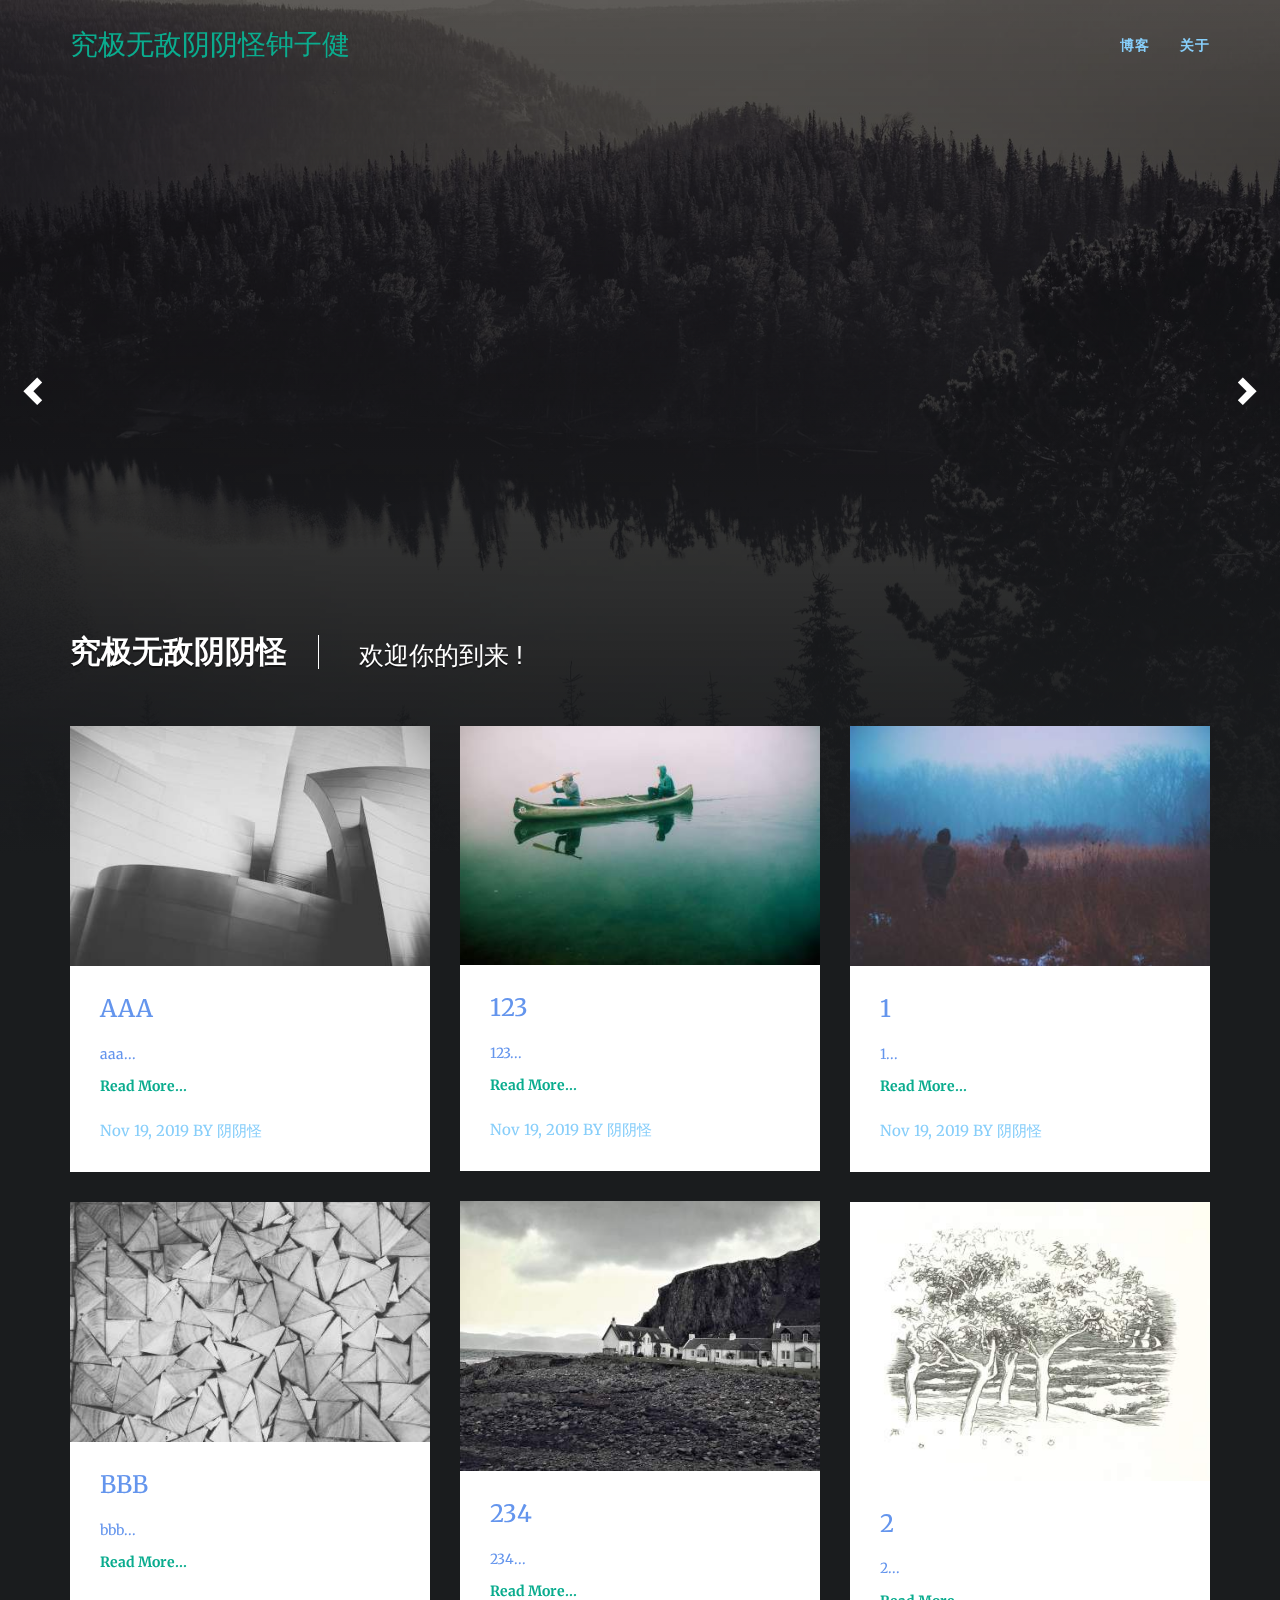
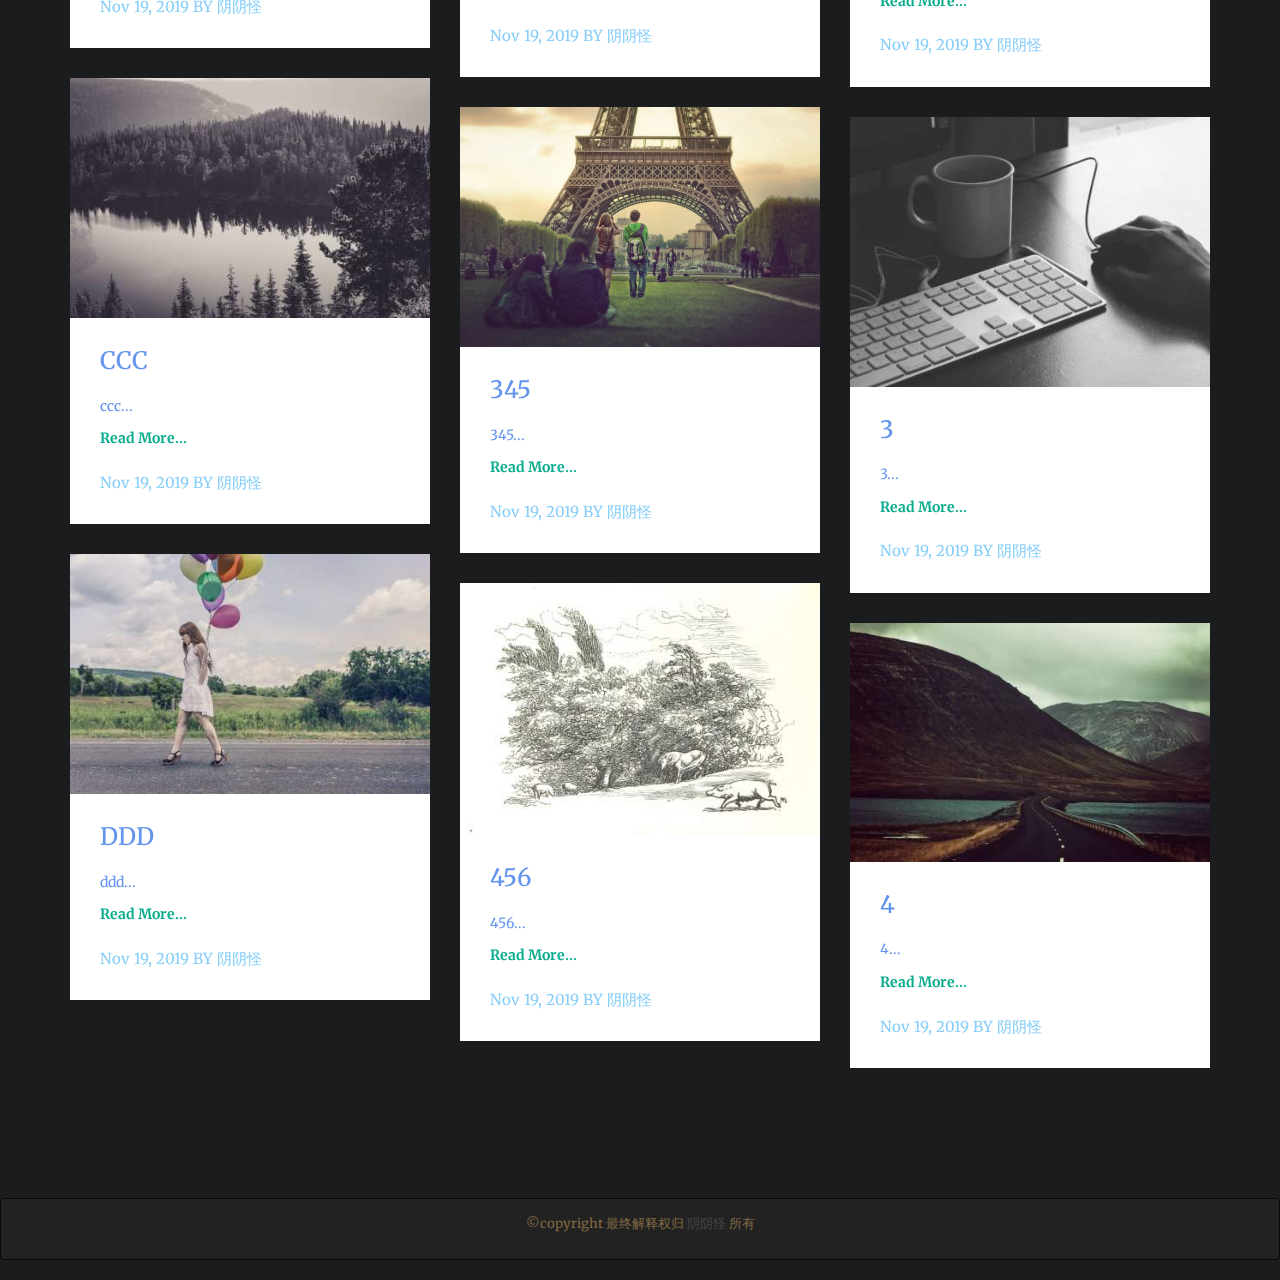
<file: index.html>
<html>
<head>
  <!-- META DATA -->
	<meta charset="utf-8" />
    <meta http-equiv="X-UA-Compatible" content="IE=edge" />
    <meta name="viewport" content="width=device-width, initial-scale=1" />
    <meta name="description" content="Free Bootstrap Themes by HTML5XCSS3 dot com - Free Responsive Html5 Templates">
    <meta name="author" content="#">

	<title>究极无敌阴阴怪</title>

	<!-- Bootstrap Core CSS -->
    <link rel="stylesheet" href="css/bootstrap.min.css"  type="text/css">

	<!-- Owl Carousel Assets 轮播插件-->
    <link href="owl-carousel/owl.carousel.css" rel="stylesheet">
    <!-- <link href="owl-carousel/owl.theme.css" rel="stylesheet"> -->

	<!-- Custom CSS -->
    <link rel="stylesheet" href="css/style.css">

	<!-- Custom Fonts -->
    <link rel="stylesheet" href="font-awesome-4.4.0/css/font-awesome.min.css"  type="text/css">
	<link href='http://fonts.googleapis.com/css?family=Asap:400,700' rel='stylesheet' type='text/css'>


	<!-- HTML5 Shim and Respond.js IE8 support of HTML5 elements and media queries -->
    <!-- WARNING: Respond.js doesn't work if you view the page via file:// -->
    <!--[if lt IE 9]>
        <script src="js/html5shiv.js"></script>
        <script src="js/respond.min.js"></script>
    <![endif]-->

</head>

 <body class="index-page">

	<!-- /////////////////////////////////////////Navigation -->
    <nav class="navbar navbar-default navbar-fixed-top">
        <div class="container">
            <!-- Brand and toggle get grouped for better mobile display -->
            <div class="navbar-header page-scroll">
                <button type="button" class="navbar-toggle" data-toggle="collapse" data-target="#bs-example-navbar-collapse-1">
                    <span class="sr-only">Toggle navigation</span>
                    <span class="icon-bar"></span>
                    <span class="icon-bar"></span>
                    <span class="icon-bar"></span>
                </button>
<a class="navbar-brand page-scroll" href="index.html">究极无敌阴阴怪钟子健</a>
            </div>


            <!-- Collect the nav links, forms, and other content for toggling -->
            <div class="collapse navbar-collapse" id="bs-example-navbar-collapse-1">
                <ul class="nav navbar-nav navbar-right">
					<li>
                        <a class="page-scroll" href="index.html"><font color="#87CEFA">博客</font></a>
                    </li>

                    <li>
                        <a class="page-scroll" href="single.html"><font color="#87CEFA">关于</font></a>
                    </li>

                </ul>
            </div>
            <!-- /.navbar-collapse -->
        </div>
        <!-- /.container-fluid -->
    </nav>
	<!-- Navigation -->

	<!-- CAROUSEL -->
	<div id="carousel-example-generic" class="carousel slide hidden-xs" data-ride="carousel" data-interval="4000">
		<!-- Wrapper for slides -->
		<div class="carousel-inner">
			<div class="item active">
				<img src="images/banner1.jpg" alt="...">

			</div>
			<div class="item">
				<img src="images/banner2.jpg" alt="...">

			</div>

		</div>
		<!-- Controls -->
		<a class="left carousel-control" href="#carousel-example-generic" role="button" data-slide="prev">
			<span class="glyphicon glyphicon-chevron-left"></span>
		</a>
		<a class="right carousel-control" href="#carousel-example-generic" role="button" data-slide="next">
			<span class="glyphicon glyphicon-chevron-right"></span>
		</a>
	</div>

	<!-- Carousel -->

	<header class="container">
		<div class="site-branding">
			<h1 class="site-title">
				<a href="index.html">
					<span>究极无敌阴阴怪</span>
				</a>
			</h1>
			<h2 class="site-description">欢迎你的到来 !</h2>
		</div>

	</header>

	<!-- /////////////////////////////////////////Content -->
	<div id="page-content">

		<!-- ////////////Content Box 01 -->
		<section class="box-content box-1">
			<div class="container">
				<div class="row">
					<div class="col-md-4">
						<div class="box-item">
							<img src="images/13.jpg" class="img-responsive"/>
							<div class="content">
								<h3><font color="#6495ED">AAA</font></h3>
								<p><font color="#6495ED">aaa...</font></p>
								<a href="single.html">Read More...</a>
								<br><br>
								<span><font color="#87CEFA">Nov 19, 2019 BY 阴阴怪</font></span><br>
							</div>
						</div>
						<div class="box-item">
							<img src="images/1.jpg" class="img-responsive"/>
							<div class="content">
								<h3><font color="#6495ED">BBB</font></h3>
								<p><font color="#6495ED">bbb...</font></p>
								<a href="single.html">Read More...</a>
								<br><br>
								<span><font color="#87CEFA">Nov 19, 2019 BY 阴阴怪</font></span><br>
							</div>
						</div>
						<div class="box-item">
							<img src="images/2.jpg" class="img-responsive"/>
							<div class="content">
								<h3><font color="#6495ED">CCC</font></h3>
								<p><font color="#6495ED">ccc...</font></p>
								<a href="single.html">Read More...</a>
								<br><br>
								<span><font color="#87CEFA">Nov 19, 2019 BY 阴阴怪</font></span><br>
							</div>
						</div>
						<div class="box-item">
							<img src="images/10.jpg" class="img-responsive"/>
							<div class="content">
								<h3><font color="#6495ED">DDD</font></h3>
								<p><font color="#6495ED">ddd...</font></p>
								<a href="single.html">Read More...</a>
								<br><br>
								<span><font color="#87CEFA">Nov 19, 2019 BY 阴阴怪</font></span><br>
							</div>
						</div>
					</div>
					<div class="col-md-4">
						<div class="box-item">
							<img src="images/3.jpg" class="img-responsive"/>
							<div class="content">
								<h3><font color="#6495ED">123</font></h3>
								<p><font color="#6495ED">123...</font></p>
								<a href="single.html">Read More...</a>
								<br><br>
								<span><font color="#87CEFA">Nov 19, 2019 BY 阴阴怪</font></span><br>
							</div>
						</div>
						<div class="box-item">
							<img src="images/4.jpg" class="img-responsive"/>
							<div class="content">
								<h3><font color="#6495ED">234</font></h3>
								<p><font color="#6495ED">234...</font></p>
								<a href="single.html">Read More...</a>
								<br><br>
								<span><font color="#87CEFA">Nov 19, 2019 BY 阴阴怪</font></span><br>
							</div>
						</div>
						<div class="box-item">
							<img src="images/8.jpg" class="img-responsive"/>
							<div class="content">
								<h3><font color="#6495ED">345</font></h3>
								<p><font color="#6495ED">345...</font></p>
								<a href="single.html">Read More...</a>
								<br><br>
								<span><font color="#87CEFA">Nov 19, 2019 BY 阴阴怪</font></span><br>
							</div>
						</div>
						<div class="box-item">
							<img src="images/11.jpg" class="img-responsive"/>
							<div class="content">
								<h3><font color="#6495ED">456</font></h3>
								<p><font color="#6495ED">456...</font></p>
								<a href="single.html">Read More...</a>
								<br><br>
								<span><font color="#87CEFA">Nov 19, 2019 BY 阴阴怪</font></span><br>
							</div>
						</div>
					</div>
					<div class="col-md-4">
						<div class="box-item">
							<img src="images/5.jpg" class="img-responsive"/>
							<div class="content">
								<h3><font color="#6495ED">1</font></h3>
								<p><font color="#6495ED">1...</font></p>
								<a href="single.html">Read More...</a>
								<br><br>
								<span><font color="#87CEFA">Nov 19, 2019 BY 阴阴怪</font></span><br>
							</div>
						</div>
						<div class="box-item">
							<img src="images/12.jpg" class="img-responsive"/>
							<div class="content">
								<h3><font color="#6495ED">2</font></h3>
								<p><font color="#6495ED">2...</font></p>
								<a href="single.html">Read More...</a>
								<br><br>
								<span><font color="#87CEFA">Nov 19, 2019 BY 阴阴怪</font></span><br>
							</div>
						</div>
						<div class="box-item">
							<img src="images/6.jpg" class="img-responsive"/>
							<div class="content">
								<h3><font color="#6495ED">3</font></h3>
								<p><font color="#6495ED">3...</font></p>
								<a href="single.html">Read More...</a>
								<br><br>
								<span><font color="#87CEFA">Nov 19, 2019 BY 阴阴怪</font></span><br>
							</div>
						</div>
						<div class="box-item">
							<img src="images/7.jpg" class="img-responsive"/>
							<div class="content">
								<h3><font color="#6495ED">4</font></h3>
								<p><font color="#6495ED">4...</font></p>
								<a href="single.html">Read More...</a>
								<br><br>
								<span><font color="#87CEFA">Nov 19, 2019 BY 阴阴怪</font></span><br>
							</div>
						</div>
					</div>
				</div>
			</div>
		</section>
	</div>
	 <div style="clear:both"></div>
	<!-- 尾部 -->
  <footer class="footer navbar navbar-inverse">
    <p>©copyright 最终解释权归 <a href="">阴阴怪</a> 所有</p>
  </footer>

	<!-- jQuery -->
	<script type="text/javascript" src="js/jquery-2.1.1.js"></script>
	<script type="text/javascript" src="js/bootstrap.min.js"></script>

	<!-- Custom Theme JavaScript -->
	<script src="js/agency.js"></script>

	<!-- Plugin JavaScript -->
	<script src="js/jquery.easing.min.js"></script>
	<script src="js/classie.js"></script>
	<script src="js/cbpAnimatedHeader.js"></script>


</html>
</file>
<file: css/style.css>
/* ==== Google font ==== */
@import url(https://fonts.googleapis.com/css?family=Merriweather);
@import url(https://fonts.googleapis.com/css?family=Open+Sans);

/* ---------------------------------------------------------------------------- */
/* ------------------------------------Html-Body------------------------------- */
/* ---------------------------------------------------------------------------- */
body {font-family: 'Merriweather', serif;color: #666;background: #1A1C1E;font-size: 14px;line-height: 1.6em;font-weight: 400;position: relative;}
html, body {width:100%; padding:0; margin:0;}

::-moz-selection{background:#000;color:#fff;text-shadow:none}
::selection{background:#000;color:#fff;text-shadow:none}
/* ---------------------------------------------------------------------------- */
/* ---------------------------------------------------------------------------- */
/* ---------------------------------------------------------------------------- */
html { -webkit-text-size-adjust: none;}
.video embed,.video object,.video iframe { width: 100%;  height: auto;}
img{max-width:100%;	height: auto;width: auto\9; /* ie8 */}
figure { margin: 0; }

h1 {font-size: 38px;}
h2 {font-size: 36px;}
h3 {font-size: 32px;}
h4 {font-size: 28px;}
h5 {font-size: 24px;}
h6 {font-size: 20px;}

h1,h2,h3,h4,h5,h6 {font-weight: 600;color: #111;}

p { color:#816943;}

a {
   color: #333;
   -webkit-transition: all .2s ease-in-out;
   -moz-transition: all .2s ease-in-out;
   transition: all .2s ease-in-out;
}

a:hover,
a:focus {text-decoration: underline;color: #333;}

input:not([type]), input[type="color"], input[type="email"], input[type="number"], input[type="password"], input[type="tel"], input[type="url"], input[type="text"], input[type="search"], textarea, .form-control, select {
    border: 2px solid #E7E7E7;
    border-radius: 0 0 0 0;
    box-shadow: none;
    color: #999999;
    display: block;
    font-size: 14px;
    font-weight: normal;
    height: 40px;
    line-height: 1.2;
    margin: 10px 0;
    outline: medium none;
    padding: 5px 10px 0;
    transition: border-color 0.2s ease-in-out 0s, color 0.2s ease-in-out 0s;
    width: 100%;
	background-color: transparent;
    border: 2px solid #444444;
}

.f-right{float: right;}
.f-left{float: left;}
.t-center{text-align: center; margin: 0 auto;}
.t-right{text-align: right;}
.t-left{text-align: left;}

.post{}
.post:after, .post:before, article:after, article:before, section:after, section:before{clear: both; content: '\0020'; display: block; visibility: hidden; width: 0; height: 0;}

.clear{content: "\0020"; display: block; height: 0; clear: both; visibility: hidden; }
.clearfix:after, .clearfix:before{clear: both; content: '\0020'; display: block; visibility: hidden; width: 0; height: 0;}
.copyrights{
	text-indent:-9999px;
	height:0;
	line-height:0;
	font-size:0;
	overflow:hidden;
}
.no-gutter > [class*=col-] {
    padding-right: 0;
    padding-left: 0;
}

.text-primary {
    color: #0AAC8E;
}

hr{max-width: 50px;
    border-color: #0AAC8E;
    border-width: 5px;}

/* ---------------------------------------------------------------------------- */
/* ----------------------------------Navbar------------------------------------ */
/* ---------------------------------------------------------------------------- */
.navbar-default .navbar-nav > .active > a, .navbar-default .navbar-nav > .active > a:hover, .navbar-default .navbar-nav > .active > a:focus{background: none;}
.navbar-default {border-color: transparent;background-color: #222;}
.navbar-default .navbar-brand {font-family: Helvetica,Arial,cursive;color: #0AAC8E;}
.navbar-default .navbar-brand:hover,
.navbar-default .navbar-brand:focus,
.navbar-default .navbar-brand:active,
.navbar-default .navbar-brand.active {color: #fec503;}

.navbar-default .navbar-collapse {border-color: rgba(255,255,255,.02);}

.navbar-default .navbar-toggle {border: none;background-color: #0AAC8E;}
.navbar-default .navbar-toggle span.icon-bar{background-color: #fff;}
.navbar-default .navbar-toggle:hover,
.navbar-default .navbar-toggle:focus {background-color: #0AAC8E;}

.navbar-default .nav li a {text-transform: uppercase;font-family: Helvetica,Arial,sans-serif;font-weight: bold;letter-spacing: 1px;color: #ddd;}
.navbar-default .nav li a:hover,
.navbar-default .nav li a:focus {outline: 0;color: #fff;}

.navbar-default .navbar-nav>.active>a {border-radius: 0;color: #ddd;background: none;}
.navbar-default .navbar-nav>.active>a:hover,
.navbar-default .navbar-nav>.active>a:focus {}

@media(min-width:768px) {
    .title{
         font-size:35px;
        padding: 0;
        background-color: rgba(0, 0, 0, 0.225);
        font-family: Helvetica,Arial,cursive;


}
    .zhaiyao{
        font-size:25px;
        font-family: Helvetica,Arial,cursive;
}
    .navbar-default {
        padding: 20px 0;
        border: 0;
        background-color: transparent;
        -webkit-transition: padding .3s;
        -moz-transition: padding .3s;
        transition: padding .3s;
    }

    .navbar-default .navbar-brand {
        font-size: 2em;
        -webkit-transition: all .3s;
        -moz-transition: all .3s;
        transition: all .3s;
    }
    .navbar-default.navbar-shrink {
        padding: 0;
        background-color: rgba(0, 0, 0, 0.9);
    }

	.navbar-default.navbar-shrink .nav li a{color: #ddd;}
	.navbar-default.navbar-shrink .nav li a:hover,
	.navbar-default.navbar-shrink .nav li a:focus
	{color: #fff;}

    .navbar-default.navbar-shrink .navbar-brand {
        font-size: 1.5em;
    }
}

/* Carousel Styles */
.carousel-inner {position: relative;z-index: -1;}
.carousel-inner::before{background: rgba(0, 0, 0, 0.6) linear-gradient(transparent, #1a1c1e) repeat scroll 0 0;bottom: 0;content: "";display: block;height: 100%;left: 0;position: absolute;width: 100%;z-index: 10;}
.carousel-inner img {width: 100%;}

.carousel-control {width: 0;}
.carousel-control.left,
.carousel-control.right {opacity: 1;filter: alpha(opacity=100);background-image: none;background-repeat: no-repeat;text-shadow: none;}
.carousel-control .glyphicon-chevron-left,
.carousel-control .glyphicon-chevron-right,
.carousel-control .icon-prev,
.carousel-control .icon-next {position: absolute;top: 45%;z-index: 5;display: inline-block;}
.carousel-control .glyphicon-chevron-left,
.carousel-control .icon-prev {left: 30px;}
.carousel-control .glyphicon-chevron-right,
.carousel-control .icon-next {right: 30px;}
.carousel-control.left span:hover,
.carousel-control.right span:hover {opacity: .7;filter: alpha(opacity=70);}


.carousel-inner > .item {margin-left:0;margin-top:0;margin-bottom:0;padding-left: 0;width: 100%;height: auto;}
.carousel-inner > .item > img,
.carousel-inner > .item > a > img {display: block;max-width: 100%;height: auto;margin-left:0;padding-left: 0;}

/* Carousel Header Styles */
.header-text {position: absolute;top: 25%;left: 8%;right: auto;width: 85%;color: #fff;z-index: 9999;border-bottom: 2px solid #fff;padding-bottom: 60px;}
.header-text h1{margin-top: 0;margin-bottom: 0;text-transform: uppercase;font-weight: 700;color: #fff;font-size: 65px;}
.header-text hr{margin: 30px auto;}
.header-text p{ margin-bottom: 50px;font-size: 18px;font-weight: 300;color: rgba(255,255,255,.7);}
.header-text .btn-primary{background-color: #0AAC8E;border:none;padding: 10px 20px;}


/* ---------------------------------------------------------------------------- */
/* ----------------------------------Header------------------------------------ */
/* ---------------------------------------------------------------------------- */
.sub-page header{min-height: 250px;padding: 130px 7px 0;}
.index-page header{margin-top: -220px;margin-bottom: 250px;}
@media(max-width:767px){
	.index-page header{margin-top: 130px;margin-bottom: 0px;}
}
.site-branding {
    display: inline-block;
    float: left;
    margin: 0;
}
h2.site-description {
    margin: 7px;
    padding-left: 1.2em;
	font-size: 25px;
	font-weight: 300;
    font-family: Helvetica,Arial,cursive;
}
.site-title, .site-description {
    display: inline-block;
    margin: 0;
    vertical-align: top;
	text-shadow: 0 2px 0 rgba(0, 0, 0, 0.4);
	color: #fff;
}
h1.site-title{font-family: Helvetica,Arial,cursive;font-size: 31px;text-transform: uppercase;color: #fff;border-right: 1px solid #fff;padding-right: 1em;}
h1.site-title a{color: #fff;margin: 0;}
h1.site-title a:hover {text-decoration: none;}

.social-links{float: right;}
.social-links i.fa{color: #fff;text-shadow: 0 2px 0 rgba(0, 0, 0, 0.4);font-size: 27px;margin: 0 4px;}

/* ---------------------------------------------------------------------------- */
/* ---------------------------------Content------------------------------------ */
/* ---------------------------------------------------------------------------- */
#page-content{}

/* ---HomePage--- */
.index-page .box-content {padding: 100px 0;}
.index-page .box-content.box-1 {margin-top: -300px;}
@media(max-width:767px){
	.index-page .box-content.box-1 {margin-top: 0;}
}
.box-content.box-1 .box-item{background-color: #fff;margin: 0 auto 30px;max-width: 500px;}
.box-content.box-1 .box-item:hover img{opacity: 0.9;}
.box-content.box-1 .box-item .content{padding: 10px 30px 30px;}
.box-content.box-1 .box-item img {width: 100%;}
.box-content.box-1 .box-item a{color: #0aac8e;font-weight: bold;}
.box-content.box-1 .box-item .content h3{font-weight: 500;color: #333;font-size: 24px;margin-bottom: 20px;}
.box-content.box-1 .box-item .content span{color: #bbb;font-size: 15px;}

/* ----------------- */
/* ---MainContent--- */
#main-content {margin: 0 0 80px;background: #fff;}
@media(max-width:767px){
}

article{}
article:after, article:before{clear: both; content: '\0020'; display: block; visibility: hidden; width: 0; height: 0;}
article .info {margin: 5px 0 10px 0;}
article .info span{display: block;}
article .info a{color: #17B3E8;text-decoration: none;}
article .info a:hover {color:#000;}
article h1 {font-size: 30px;}
article h2 {font-size: 22px;}
article img{width:auto;}
article .art-content{padding: 50px;}

/* ----------------- */
/* -----SideBar----- */
#sidebar{}

.widget{padding: 50px;}
.widget:after, .widget:before{clear: both; content: '\0020'; display: block; visibility: hidden; width: 0; height: 0;}
.widget ul li{list-style:none;}
.widget .heading { margin: 20px 0;}
.widget .heading h4 {font-size: 25px;}
.widget .content {margin-top:30px;}

.wid-related {}
.wid-related h4{font-weight: 500;font-size: 20px;}

/* ---------------------------------------------------------------------------- */
/* ----------------------------------Footer------------------------------------ */
/* ---------------------------------------------------------------------------- */
footer{color: #444;font-size: 13px;}
footer ul {padding: 0;margin-top: 10px;}
footer ul li{list-style: none;}
footer a {color: #444;}
footer a:hover {color: #fff;text-decoration: underline;}

footer .col-footer{margin: 10px 0 30px;}

footer .wrap-footer{padding:40px 0; background-color:#EAECEE;}
footer .bottom-footer{background-color: #EAECEE;color: #fff;text-align: center;padding: 40px 0px 70px;}
footer .bottom-footer a{font-weight: bold;}
footer .bottom-footer a:hover{color: #444;}
footer ul.social-buttons li a{display: block;width: 35px;height: 35px;border-radius: 100%;font-size: 20px;color: #222;background-color: #fff;transition-duration: 0.4s;}
footer ul.social-buttons li a:hover{background-color: #0aac8e;color: #fff;}
footer ul.social-buttons li a i{margin-top: 7px;}

.footer-title:before {background-color: #0aac8e;content: "";height: 1em;left: 0;margin-top: -0.5em;position: absolute;top: 50%;width: 3px;}
.footer-title {display: block;font-weight: bold;letter-spacing: 1px;margin-top: -5px;padding-left: 13px;position: relative;text-transform: uppercase;font-size: 14px;color: #333;margin-top: 20px;}

.footer-tags a{color: #444; border: 1px solid #444; padding: 4px 10px;line-height: 2.4;font-size: 13px;text-transform: capitalize;}
.footer-tags a:hover{color: #fff;text-decoration: none;background: #0aac8e;border: 1px solid #0aac8e;}

.widget_recent_entries li{
    border-bottom: 1px solid rgba(255, 255, 255, 0.1);
    color: #999999;
    font-size: 11px;
    margin-bottom: 0;
    padding: 15px 0 16px;
    text-transform: uppercase;
}
 .widget_recent_entries li a:before {
    content: "";
    font-family: "FontAwesome";
    left: 0;
    line-height: 1;
    margin-top: -5px;
    position: absolute;
    top: 50%;
}
.widget_recent_entries li a {font-weight:bold;text-transform:uppercase;color: #444;display:inline-block;position:relative;padding-left:14px;letter-spacing:1px;font-size: 10px;}
/* ---------------------------------------------------------------------------- */
/* -------------------------------------Contact-------------------------------- */
/* ---------------------------------------------------------------------------- */
.contact h2{font-size: 34px; font-weight: 500;letter-spacing: 3px;padding-top: 20px ;text-align: center;}

#contact_form {padding:25px;}

#ff label {cursor:pointer;margin:px 0;display:block;font-weight:bold;}
#ff input {display:block;width:100%;color:#000;padding:10px;margin: 5px 0 25px 0;}
#ff textarea {display:block;width:100%;height:200px;background-color:#fff; color:#000;padding:10px;margin: 5px 0 25px 0;}

#ff .sendButton {border: none;cursor:pointer;background-color: #000;-webkit-border-radius:3px;-moz-border-radius:3px;border-radius:3px;;width:100px;color:#ffffff;}
#ff .sendButton:hover {background-color: #333;}

.message{text-align: center;margin: 50px 0;}
.message .wrap{	padding: 50px; background: #ffffff; border: 1px solid #333333;display: inline-block;border-radius: 5px;-webkit-border-radius: 5px;-moz-border-radius: 5px;-khtml-border-radius: 5px;}
.message .back{margin-top: 30px;}

/* ---------------------------------------------------------------------------- */
/* ------------------------------------Button---------------------------------- */
/* ---------------------------------------------------------------------------- */
.btn {
	border-radius: 2px;
	position: relative;
	display: inline-block;
	outline: none;
	color: #fff;
	text-decoration: none;
	text-transform: uppercase;
	letter-spacing: 1px;
	font-weight: 400;
	text-shadow: 0 0 1px rgba(255,255,255,0.3);
	font-size: 13px;
}
a.btn:focus{outline: 0;}

.btn-skin {padding: 7px 20px;line-height: 26px;font-weight: bold;color: #fff;background-color: #0AAC8E;}

/* ---------------------------------------------------------------------------- */
/* ----------------------------------Background gradients---------------------------------- */
/* ---------------------------------------------------------------------------- */
.site-gradients figure:before { background-color: #000; }
.site-gradients-media:before{
	background: transparent;
	background: -webkit-linear-gradient(       top, rgba(26,28,30, 0) 0%, #1a1c1e 100% );
	background:         linear-gradient( to bottom, rgba(26,28,30, 0) 0%, #1a1c1e 100% );
}
.site-gradients-media{
	position: absolute;
	width: 100%;
	max-width: 100%;
	max-height: 100%; /* the banner will be the height of the screen size due to fixed positioning */
	left: 0;
	top: 0;
	overflow: hidden;
	z-index: -1;
}
.site-gradients-media:before{
	content: '';
	position: absolute;
	display: block;
	width: 100%;
	height: 62%;
	left: 0;
	bottom: 0;
	z-index: 1;
}
.site-gradients figure {
	position: relative;
	z-index: 0;
}
.site-gradients figure:before {
	content: '';
	position: absolute;
	display: block;
	width: 100%;
	height: 100%;
	left: 0;
	top: 0;
	opacity: .4;
	z-index: 1;
}

.site-gradients img {
	position: relative;
	width: 100%;
	height: auto;
	z-index: 0;
}
.site-gradients img {
	top: -20px;
	-webkit-transform: scaleX(-1);
	   -moz-transform: scaleX(-1);
		-ms-transform: scaleX(-1);
			transform: scaleX(-1);
	-webkit-filter: blur(10px) grayscale(100%) contrast(66%);
	   -moz-filter: blur(10px) grayscale(100%) contrast(66%);
		-ms-filter: blur(10px) grayscale(100%) contrast(66%);
			filter: blur(10px) grayscale(100%) contrast(66%);
	filter:progid:DXImageTransform.Microsoft.Blur(PixelRadius='10');
	filter: url('data:image/svg+xml;utf8,<svg xmlns="http://www.w3.org/2000/svg"><filter id="blur-grayscale-contrast"><feGaussianBlur stdDeviation="10" /><feColorMatrix type="matrix" values="0.3333 0.3333 0.3333 0 0 0.3333 0.3333 0.3333 0 0 0.3333 0.3333 0.3333 0 0 0 0 0 1 0" /><feComponentTransfer><feFuncR type="linear" slope=".66" intercept="-(0.5 * .66) + 0.5" /><feFuncG type="linear" slope=".66" intercept="-(0.5 * .66) + 0.5" /><feFuncB type="linear" slope=".66" intercept="-(0.5 * .66) + 0.5" /></feComponentTransfer></filter></svg>#blur-grayscale-contrast'); /* Firefox */
}
/* ---------------------------------------------------------------------------- */
/* --------------------------------Google-Map---------------------------------- */
/* ---------------------------------------------------------------------------- */
.maps iframe{
    pointer-events: none;
}

.footer p{
	line-height: 50px;
	text-align:center;
}
</file>
